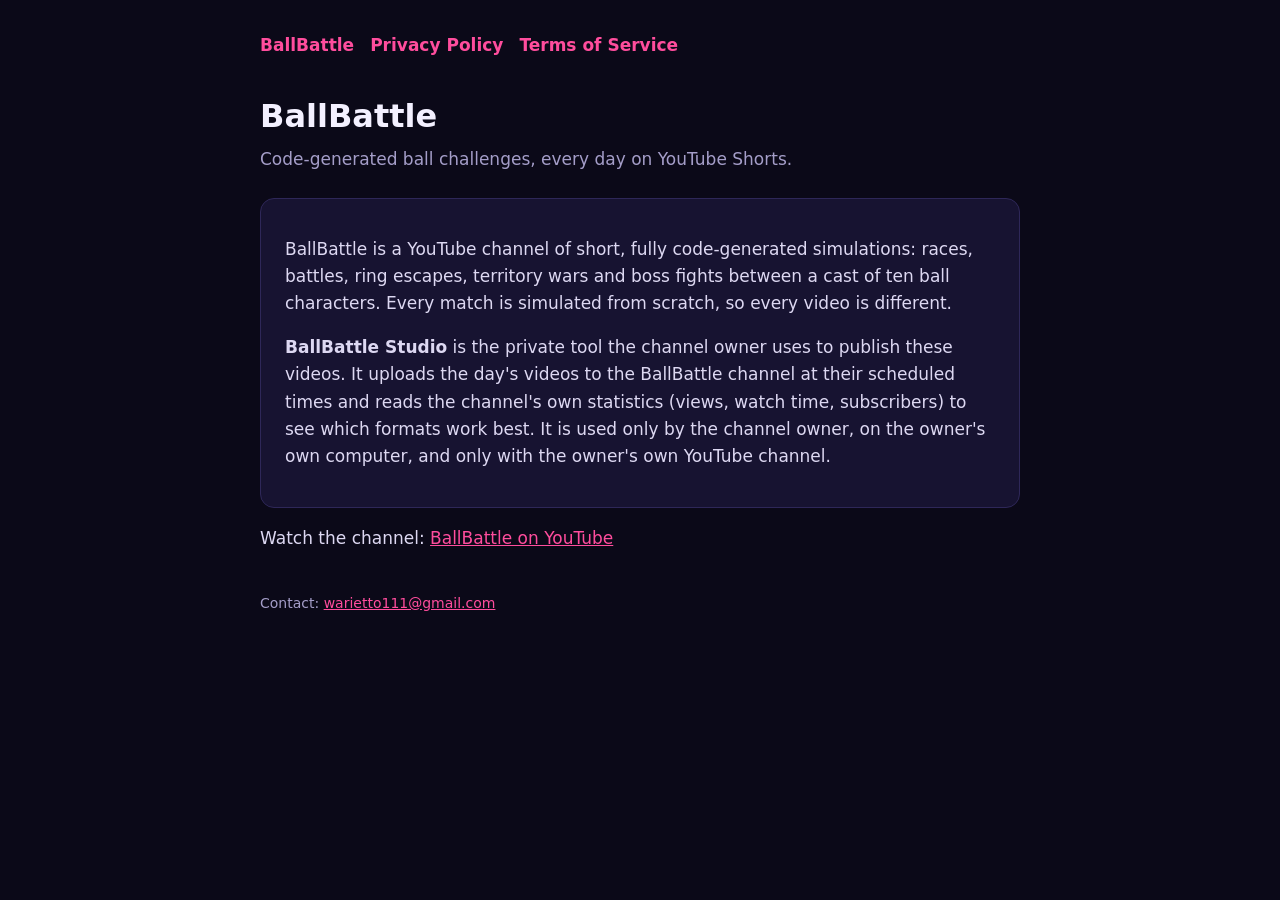
<file: index.html>
<!doctype html><html lang="en"><head><meta charset="utf-8"><meta name="viewport" content="width=device-width,initial-scale=1"><title>BallBattle</title><link rel="stylesheet" href="style.css"></head><body><main><nav><a href="./">BallBattle</a><a href="privacy.html">Privacy Policy</a><a href="terms.html">Terms of Service</a></nav>
<h1>BallBattle</h1>
<p class="sub">Code-generated ball challenges, every day on YouTube Shorts.</p>
<div class="card">
<p>BallBattle is a YouTube channel of short, fully code-generated simulations: races, battles, ring escapes,
territory wars and boss fights between a cast of ten ball characters. Every match is simulated from scratch, so every video is different.</p>
<p><strong>BallBattle Studio</strong> is the private tool the channel owner uses to publish these videos.
It uploads the day's videos to the BallBattle channel at their scheduled times and reads the channel's own
statistics (views, watch time, subscribers) to see which formats work best. It is used only by the channel owner,
on the owner's own computer, and only with the owner's own YouTube channel.</p>
</div>
<p>Watch the channel: <a href="https://www.youtube.com/channel/UCk-r0fIU7P-gjM7iBRX7ZIQ">BallBattle on YouTube</a></p>
<footer>Contact: <a href="mailto:warietto111@gmail.com">warietto111@gmail.com</a></footer></main></body></html>
</file>
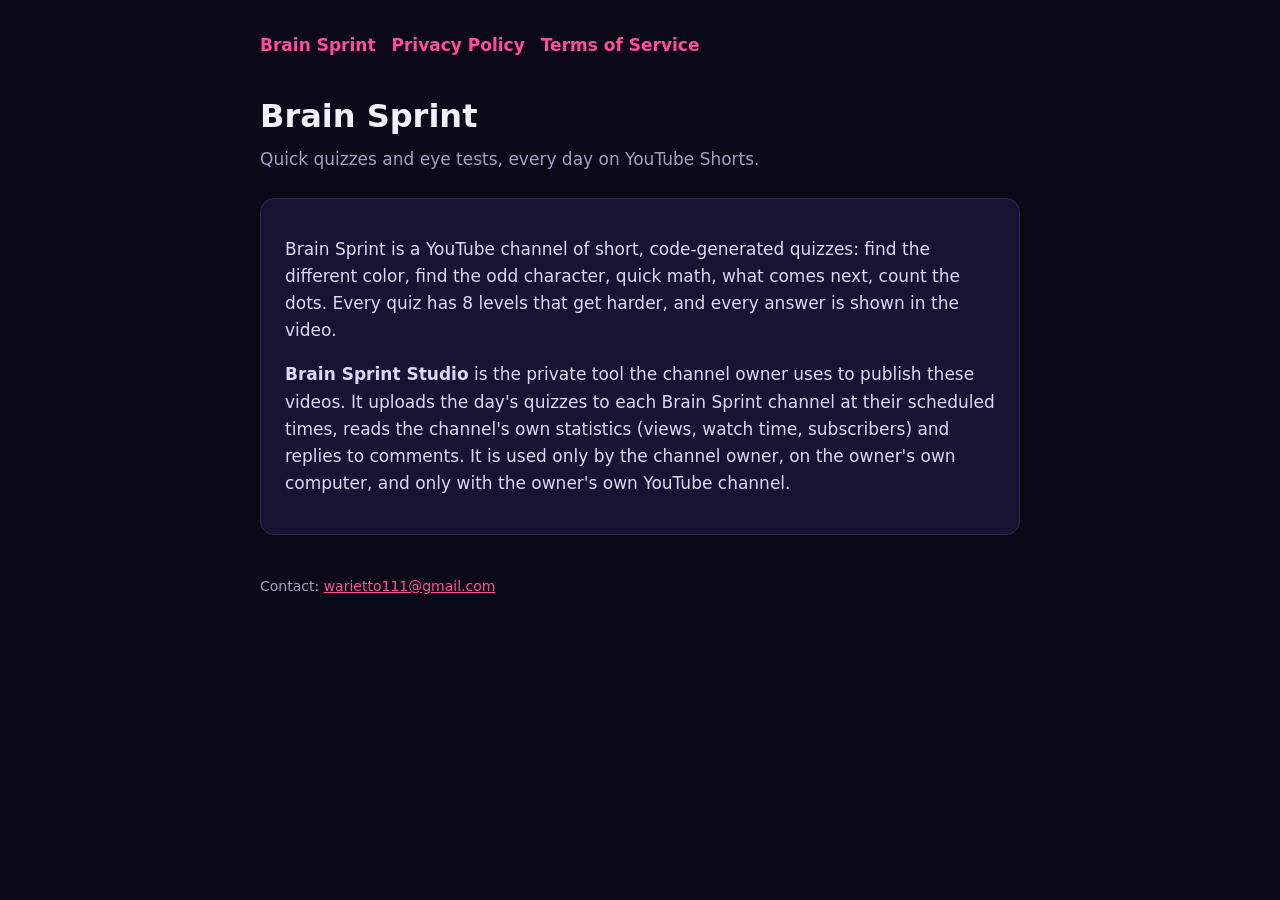
<file: brainsprint/index.html>
<!doctype html><html lang="en"><head><meta charset="utf-8"><meta name="viewport" content="width=device-width,initial-scale=1"><title>Brain Sprint</title><link rel="stylesheet" href="../style.css"></head><body><main><nav><a href="./">Brain Sprint</a><a href="privacy.html">Privacy Policy</a><a href="terms.html">Terms of Service</a></nav>
<h1>Brain Sprint</h1>
<p class="sub">Quick quizzes and eye tests, every day on YouTube Shorts.</p>
<div class="card">
<p>Brain Sprint is a YouTube channel of short, code-generated quizzes: find the different color, find the odd character,
quick math, what comes next, count the dots. Every quiz has 8 levels that get harder, and every answer is shown in the video.</p>
<p><strong>Brain Sprint Studio</strong> is the private tool the channel owner uses to publish these videos.
It uploads the day's quizzes to each Brain Sprint channel at their scheduled times, reads the channel's own statistics
(views, watch time, subscribers) and replies to comments. It is used only by the channel owner,
on the owner's own computer, and only with the owner's own YouTube channel.</p>
</div>
<footer>Contact: <a href="mailto:warietto111@gmail.com">warietto111@gmail.com</a></footer></main></body></html>
</file>
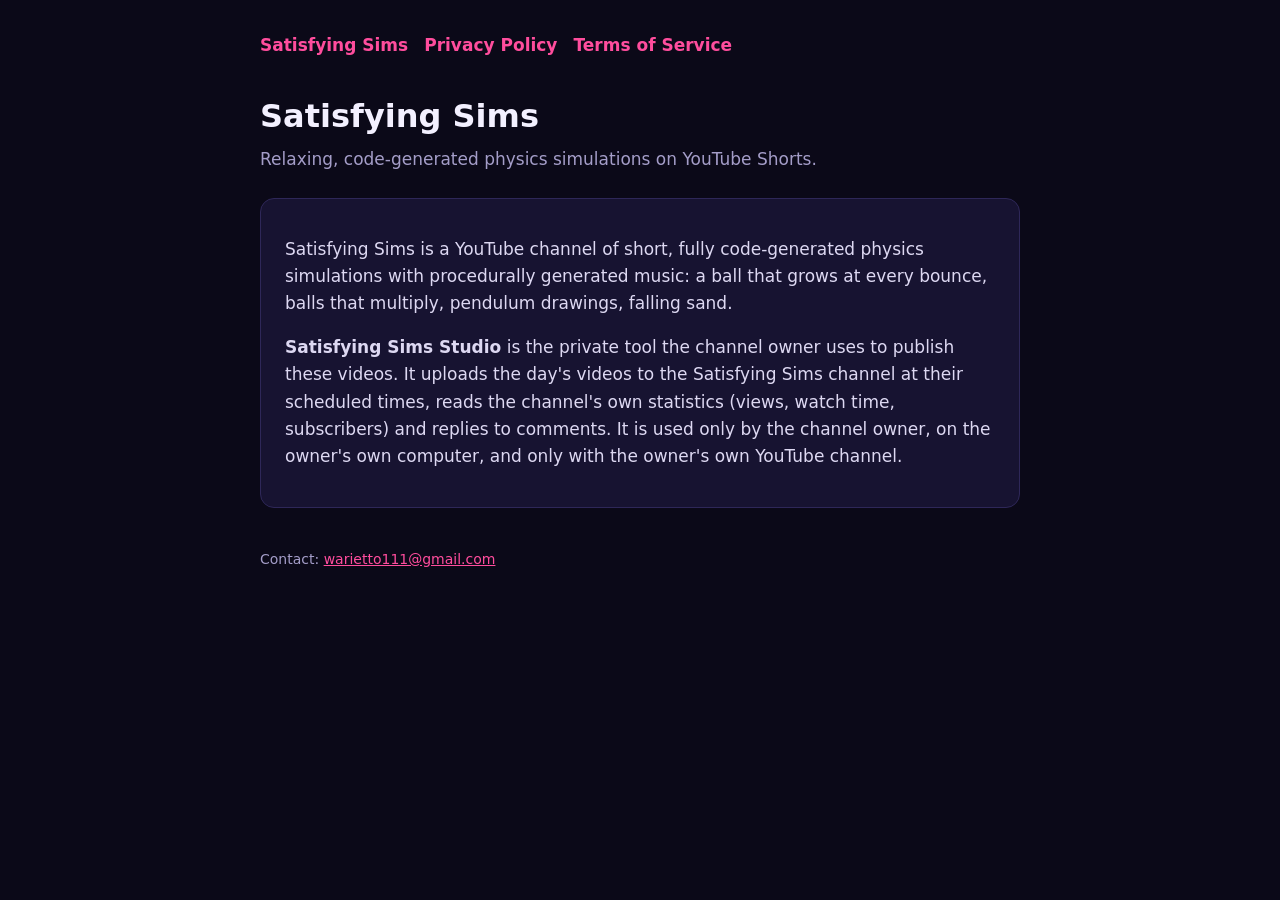
<file: sims/index.html>
<!doctype html><html lang="en"><head><meta charset="utf-8"><meta name="viewport" content="width=device-width,initial-scale=1"><title>Satisfying Sims</title><link rel="stylesheet" href="../style.css"></head><body><main><nav><a href="./">Satisfying Sims</a><a href="privacy.html">Privacy Policy</a><a href="terms.html">Terms of Service</a></nav>
<h1>Satisfying Sims</h1>
<p class="sub">Relaxing, code-generated physics simulations on YouTube Shorts.</p>
<div class="card">
<p>Satisfying Sims is a YouTube channel of short, fully code-generated physics simulations with procedurally generated music: a ball that grows at every bounce, balls that multiply, pendulum drawings, falling sand.</p>
<p><strong>Satisfying Sims Studio</strong> is the private tool the channel owner uses to publish these videos.
It uploads the day's videos to the Satisfying Sims channel at their scheduled times, reads the channel's own statistics
(views, watch time, subscribers) and replies to comments. It is used only by the channel owner,
on the owner's own computer, and only with the owner's own YouTube channel.</p>
</div>
<footer>Contact: <a href="mailto:warietto111@gmail.com">warietto111@gmail.com</a></footer></main></body></html>
</file>
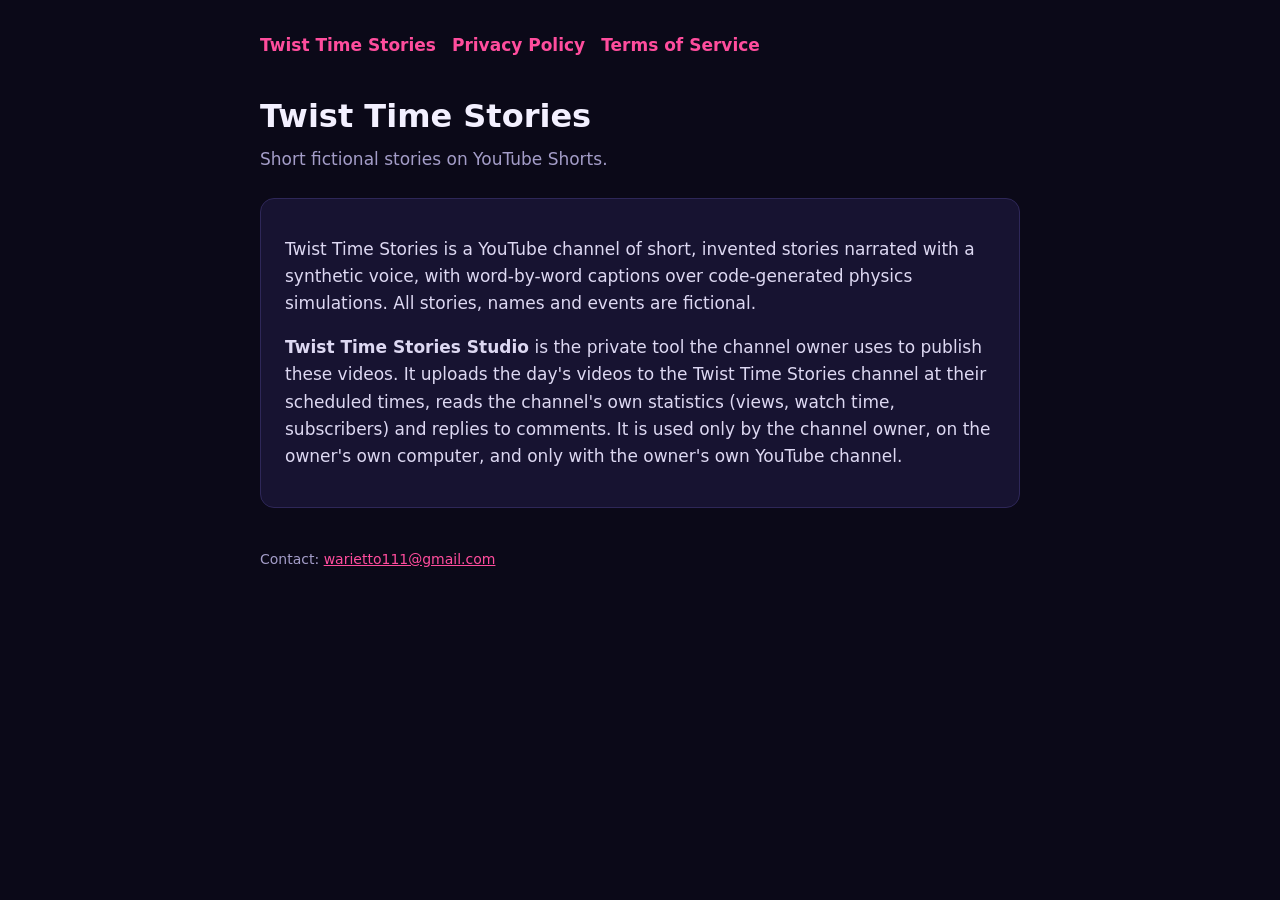
<file: twist/index.html>
<!doctype html><html lang="en"><head><meta charset="utf-8"><meta name="viewport" content="width=device-width,initial-scale=1"><title>Twist Time Stories</title><link rel="stylesheet" href="../style.css"></head><body><main><nav><a href="./">Twist Time Stories</a><a href="privacy.html">Privacy Policy</a><a href="terms.html">Terms of Service</a></nav>
<h1>Twist Time Stories</h1>
<p class="sub">Short fictional stories on YouTube Shorts.</p>
<div class="card">
<p>Twist Time Stories is a YouTube channel of short, invented stories narrated with a synthetic voice, with word-by-word captions over code-generated physics simulations. All stories, names and events are fictional.</p>
<p><strong>Twist Time Stories Studio</strong> is the private tool the channel owner uses to publish these videos.
It uploads the day's videos to the Twist Time Stories channel at their scheduled times, reads the channel's own statistics
(views, watch time, subscribers) and replies to comments. It is used only by the channel owner,
on the owner's own computer, and only with the owner's own YouTube channel.</p>
</div>
<footer>Contact: <a href="mailto:warietto111@gmail.com">warietto111@gmail.com</a></footer></main></body></html>
</file>
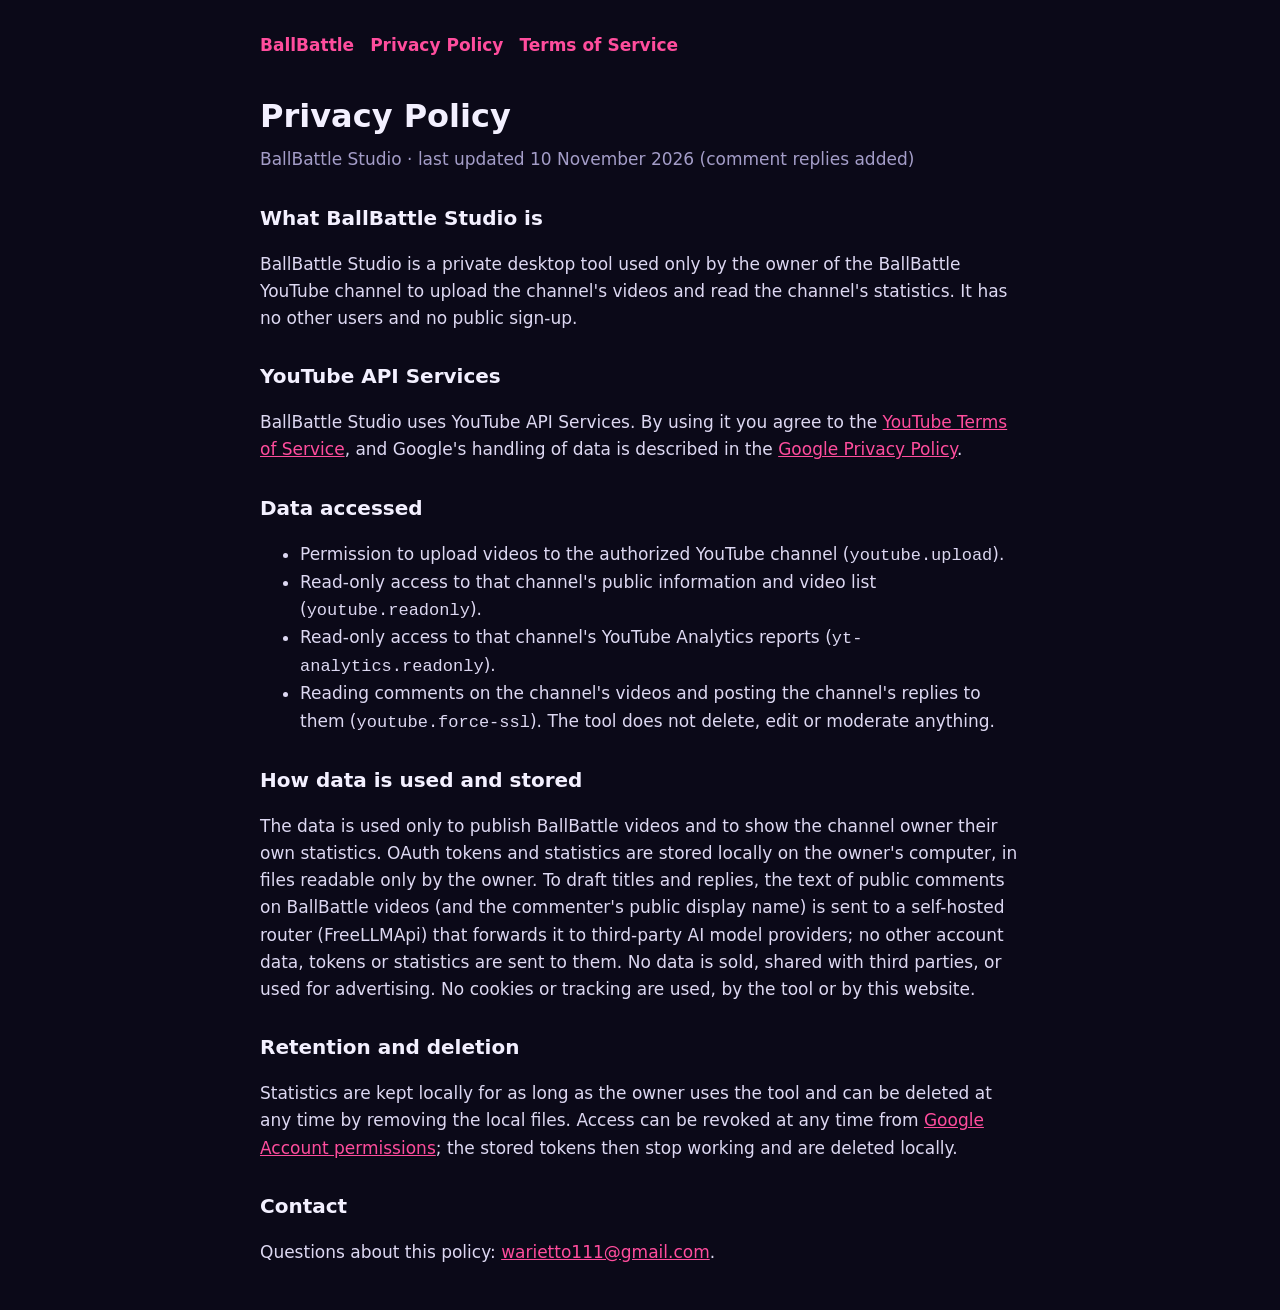
<file: privacy.html>
<!doctype html><html lang="en"><head><meta charset="utf-8"><meta name="viewport" content="width=device-width,initial-scale=1"><title>Privacy Policy · BallBattle</title><link rel="stylesheet" href="style.css"></head><body><main><nav><a href="./">BallBattle</a><a href="privacy.html">Privacy Policy</a><a href="terms.html">Terms of Service</a></nav>
<h1>Privacy Policy</h1>
<p class="sub">BallBattle Studio · last updated 10 November 2026 (comment replies added)</p>
<h2>What BallBattle Studio is</h2>
<p>BallBattle Studio is a private desktop tool used only by the owner of the BallBattle YouTube channel to upload
the channel's videos and read the channel's statistics. It has no other users and no public sign-up.</p>
<h2>YouTube API Services</h2>
<p>BallBattle Studio uses YouTube API Services. By using it you agree to the
<a href="https://www.youtube.com/t/terms">YouTube Terms of Service</a>, and Google's handling of data is described in the
<a href="https://policies.google.com/privacy">Google Privacy Policy</a>.</p>
<h2>Data accessed</h2>
<ul>
<li>Permission to upload videos to the authorized YouTube channel (<code>youtube.upload</code>).</li>
<li>Read-only access to that channel's public information and video list (<code>youtube.readonly</code>).</li>
<li>Read-only access to that channel's YouTube Analytics reports (<code>yt-analytics.readonly</code>).</li>
<li>Reading comments on the channel's videos and posting the channel's replies to them (<code>youtube.force-ssl</code>).
The tool does not delete, edit or moderate anything.</li>
</ul>
<h2>How data is used and stored</h2>
<p>The data is used only to publish BallBattle videos and to show the channel owner their own statistics.
OAuth tokens and statistics are stored locally on the owner's computer, in files readable only by the owner.
To draft titles and replies, the text of public comments on BallBattle videos (and the commenter's public
display name) is sent to a self-hosted router (FreeLLMApi) that forwards it to third-party AI model providers;
no other account data, tokens or statistics are sent to them. No data is sold, shared with third parties, or used for advertising.
No cookies or tracking are used, by the tool or by this website.</p>
<h2>Retention and deletion</h2>
<p>Statistics are kept locally for as long as the owner uses the tool and can be deleted at any time by removing the local files.
Access can be revoked at any time from
<a href="https://security.google.com/settings/security/permissions">Google Account permissions</a>; the stored tokens then stop working
and are deleted locally.</p>
<h2>Contact</h2>
<p>Questions about this policy: <a href="mailto:warietto111@gmail.com">warietto111@gmail.com</a>.</p>
</main></body></html>
</file>
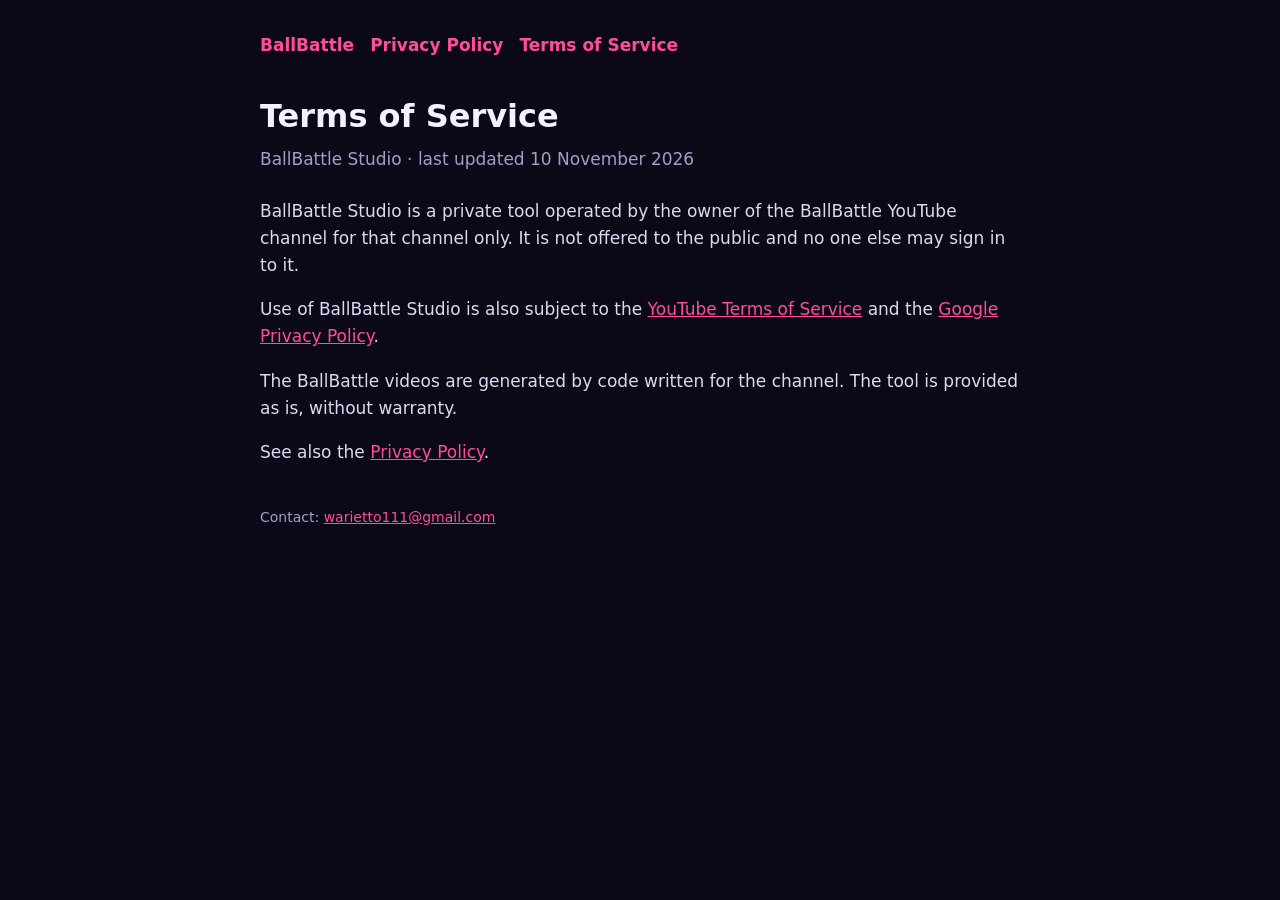
<file: terms.html>
<!doctype html><html lang="en"><head><meta charset="utf-8"><meta name="viewport" content="width=device-width,initial-scale=1"><title>Terms of Service · BallBattle</title><link rel="stylesheet" href="style.css"></head><body><main><nav><a href="./">BallBattle</a><a href="privacy.html">Privacy Policy</a><a href="terms.html">Terms of Service</a></nav>
<h1>Terms of Service</h1>
<p class="sub">BallBattle Studio · last updated 10 November 2026</p>
<p>BallBattle Studio is a private tool operated by the owner of the BallBattle YouTube channel for that channel only.
It is not offered to the public and no one else may sign in to it.</p>
<p>Use of BallBattle Studio is also subject to the <a href="https://www.youtube.com/t/terms">YouTube Terms of Service</a>
and the <a href="https://policies.google.com/privacy">Google Privacy Policy</a>.</p>
<p>The BallBattle videos are generated by code written for the channel. The tool is provided as is, without warranty.</p>
<p>See also the <a href="privacy.html">Privacy Policy</a>.</p>
<footer>Contact: <a href="mailto:warietto111@gmail.com">warietto111@gmail.com</a></footer></main></body></html>
</file>
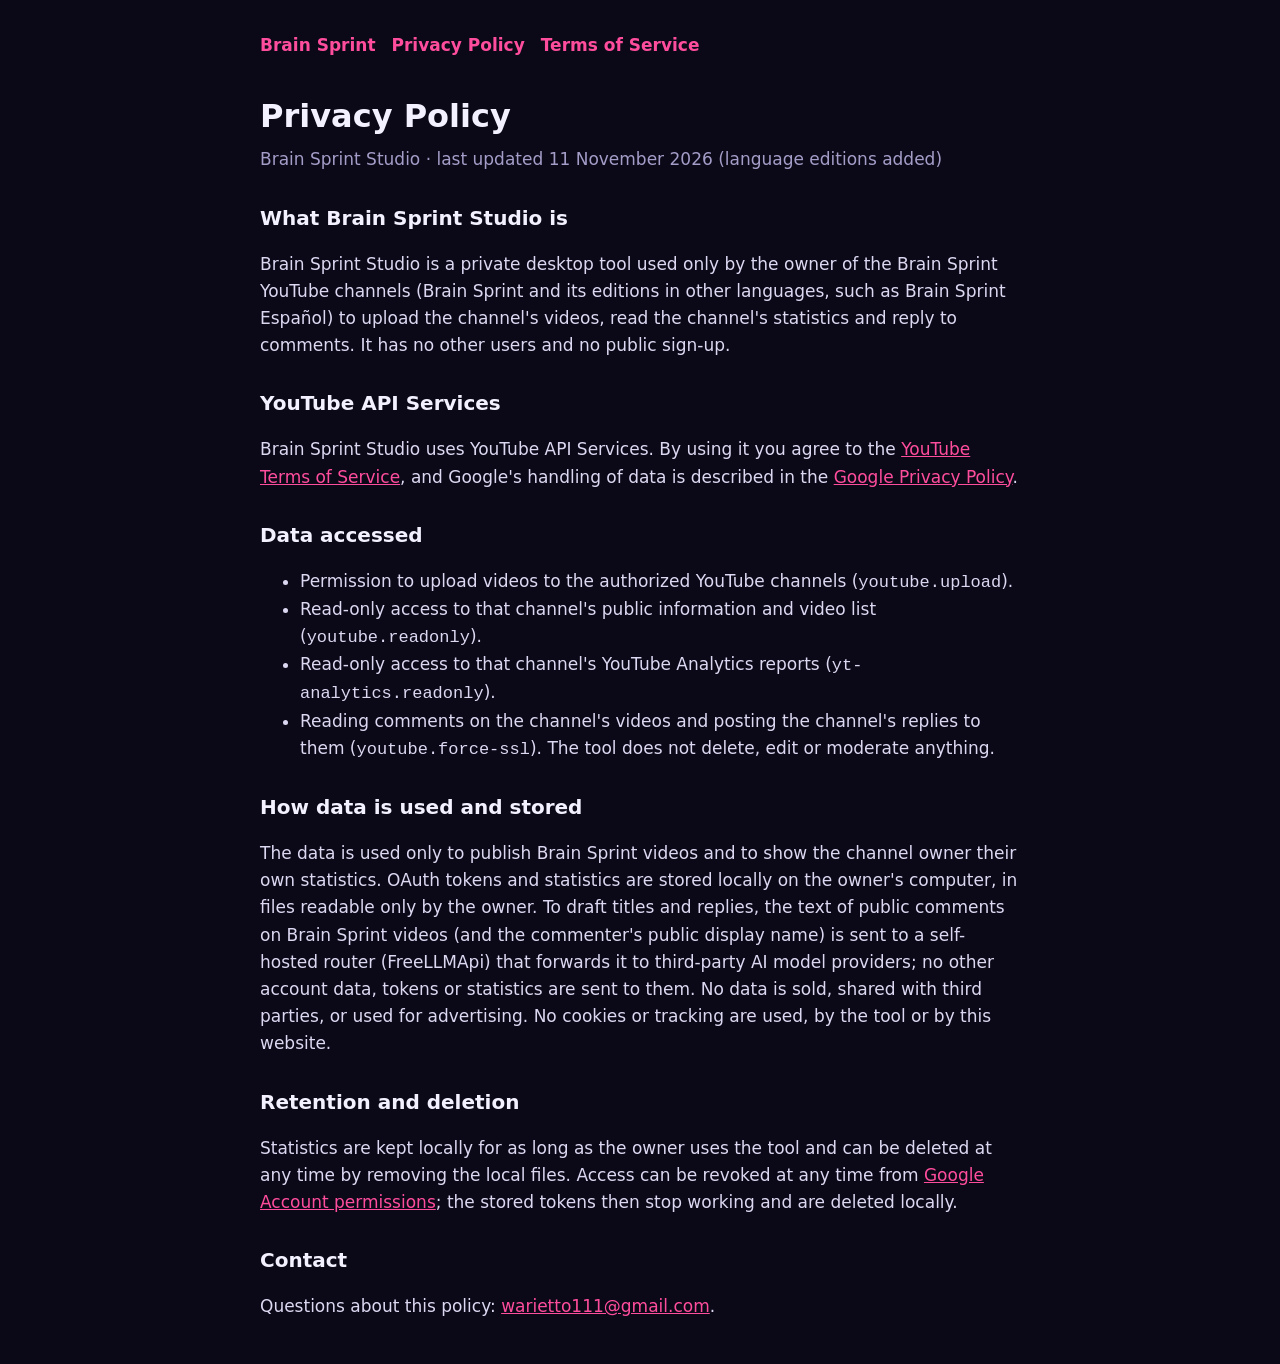
<file: brainsprint/privacy.html>
<!doctype html><html lang="en"><head><meta charset="utf-8"><meta name="viewport" content="width=device-width,initial-scale=1"><title>Privacy Policy · Brain Sprint</title><link rel="stylesheet" href="../style.css"></head><body><main><nav><a href="./">Brain Sprint</a><a href="privacy.html">Privacy Policy</a><a href="terms.html">Terms of Service</a></nav>
<h1>Privacy Policy</h1>
<p class="sub">Brain Sprint Studio · last updated 11 November 2026 (language editions added)</p>
<h2>What Brain Sprint Studio is</h2>
<p>Brain Sprint Studio is a private desktop tool used only by the owner of the Brain Sprint YouTube channels (Brain Sprint and its editions in other languages, such as Brain Sprint Español) to upload
the channel's videos, read the channel's statistics and reply to comments. It has no other users and no public sign-up.</p>
<h2>YouTube API Services</h2>
<p>Brain Sprint Studio uses YouTube API Services. By using it you agree to the
<a href="https://www.youtube.com/t/terms">YouTube Terms of Service</a>, and Google's handling of data is described in the
<a href="https://policies.google.com/privacy">Google Privacy Policy</a>.</p>
<h2>Data accessed</h2>
<ul>
<li>Permission to upload videos to the authorized YouTube channels (<code>youtube.upload</code>).</li>
<li>Read-only access to that channel's public information and video list (<code>youtube.readonly</code>).</li>
<li>Read-only access to that channel's YouTube Analytics reports (<code>yt-analytics.readonly</code>).</li>
<li>Reading comments on the channel's videos and posting the channel's replies to them (<code>youtube.force-ssl</code>).
The tool does not delete, edit or moderate anything.</li>
</ul>
<h2>How data is used and stored</h2>
<p>The data is used only to publish Brain Sprint videos and to show the channel owner their own statistics.
OAuth tokens and statistics are stored locally on the owner's computer, in files readable only by the owner.
To draft titles and replies, the text of public comments on Brain Sprint videos (and the commenter's public
display name) is sent to a self-hosted router (FreeLLMApi) that forwards it to third-party AI model providers;
no other account data, tokens or statistics are sent to them. No data is sold, shared with third parties, or used for advertising.
No cookies or tracking are used, by the tool or by this website.</p>
<h2>Retention and deletion</h2>
<p>Statistics are kept locally for as long as the owner uses the tool and can be deleted at any time by removing the local files.
Access can be revoked at any time from
<a href="https://security.google.com/settings/security/permissions">Google Account permissions</a>; the stored tokens then stop working
and are deleted locally.</p>
<h2>Contact</h2>
<p>Questions about this policy: <a href="mailto:warietto111@gmail.com">warietto111@gmail.com</a>.</p>
</main></body></html>
</file>
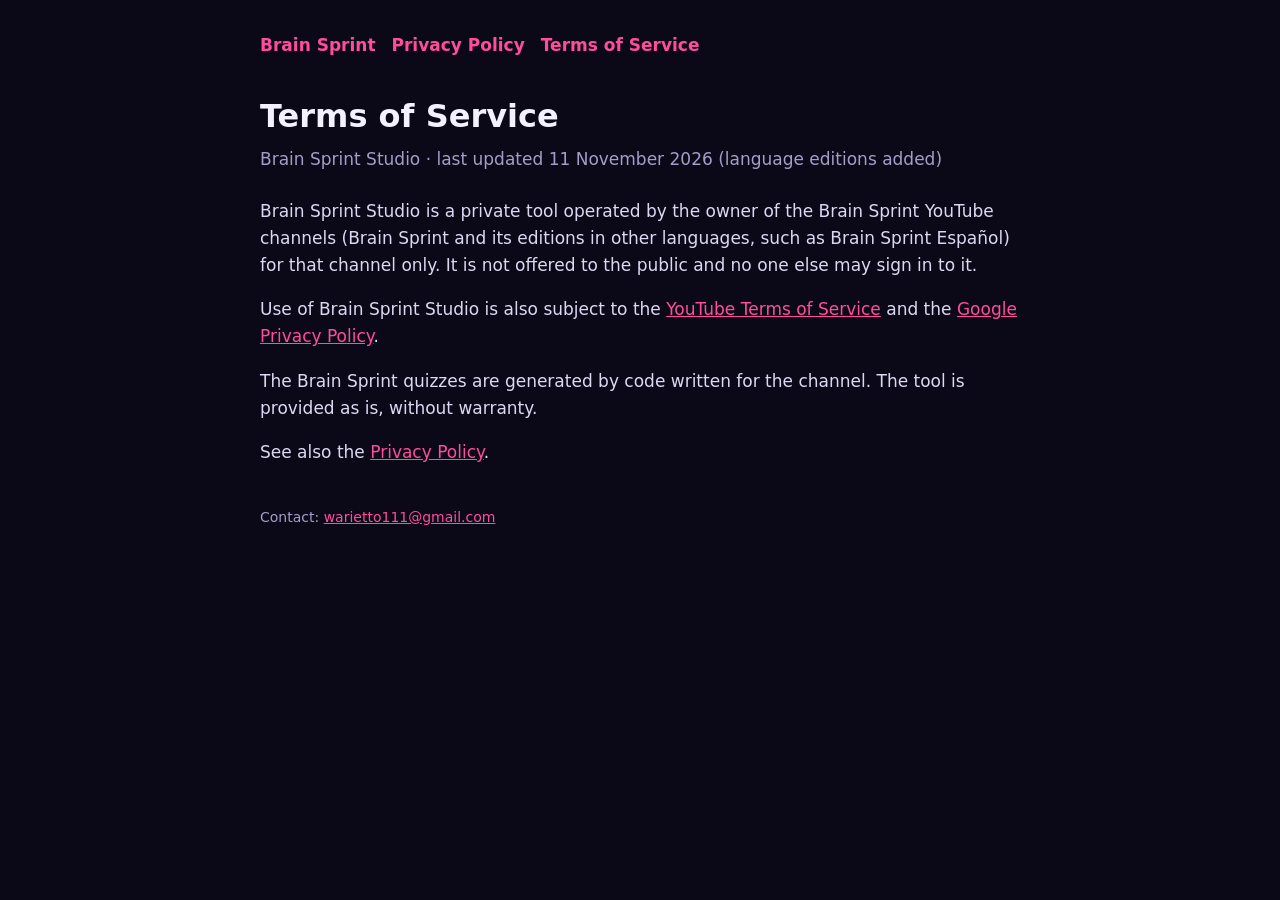
<file: brainsprint/terms.html>
<!doctype html><html lang="en"><head><meta charset="utf-8"><meta name="viewport" content="width=device-width,initial-scale=1"><title>Terms of Service · Brain Sprint</title><link rel="stylesheet" href="../style.css"></head><body><main><nav><a href="./">Brain Sprint</a><a href="privacy.html">Privacy Policy</a><a href="terms.html">Terms of Service</a></nav>
<h1>Terms of Service</h1>
<p class="sub">Brain Sprint Studio · last updated 11 November 2026 (language editions added)</p>
<p>Brain Sprint Studio is a private tool operated by the owner of the Brain Sprint YouTube channels (Brain Sprint and its editions in other languages, such as Brain Sprint Español) for that channel only.
It is not offered to the public and no one else may sign in to it.</p>
<p>Use of Brain Sprint Studio is also subject to the <a href="https://www.youtube.com/t/terms">YouTube Terms of Service</a>
and the <a href="https://policies.google.com/privacy">Google Privacy Policy</a>.</p>
<p>The Brain Sprint quizzes are generated by code written for the channel. The tool is provided as is, without warranty.</p>
<p>See also the <a href="privacy.html">Privacy Policy</a>.</p>
<footer>Contact: <a href="mailto:warietto111@gmail.com">warietto111@gmail.com</a></footer></main></body></html>
</file>
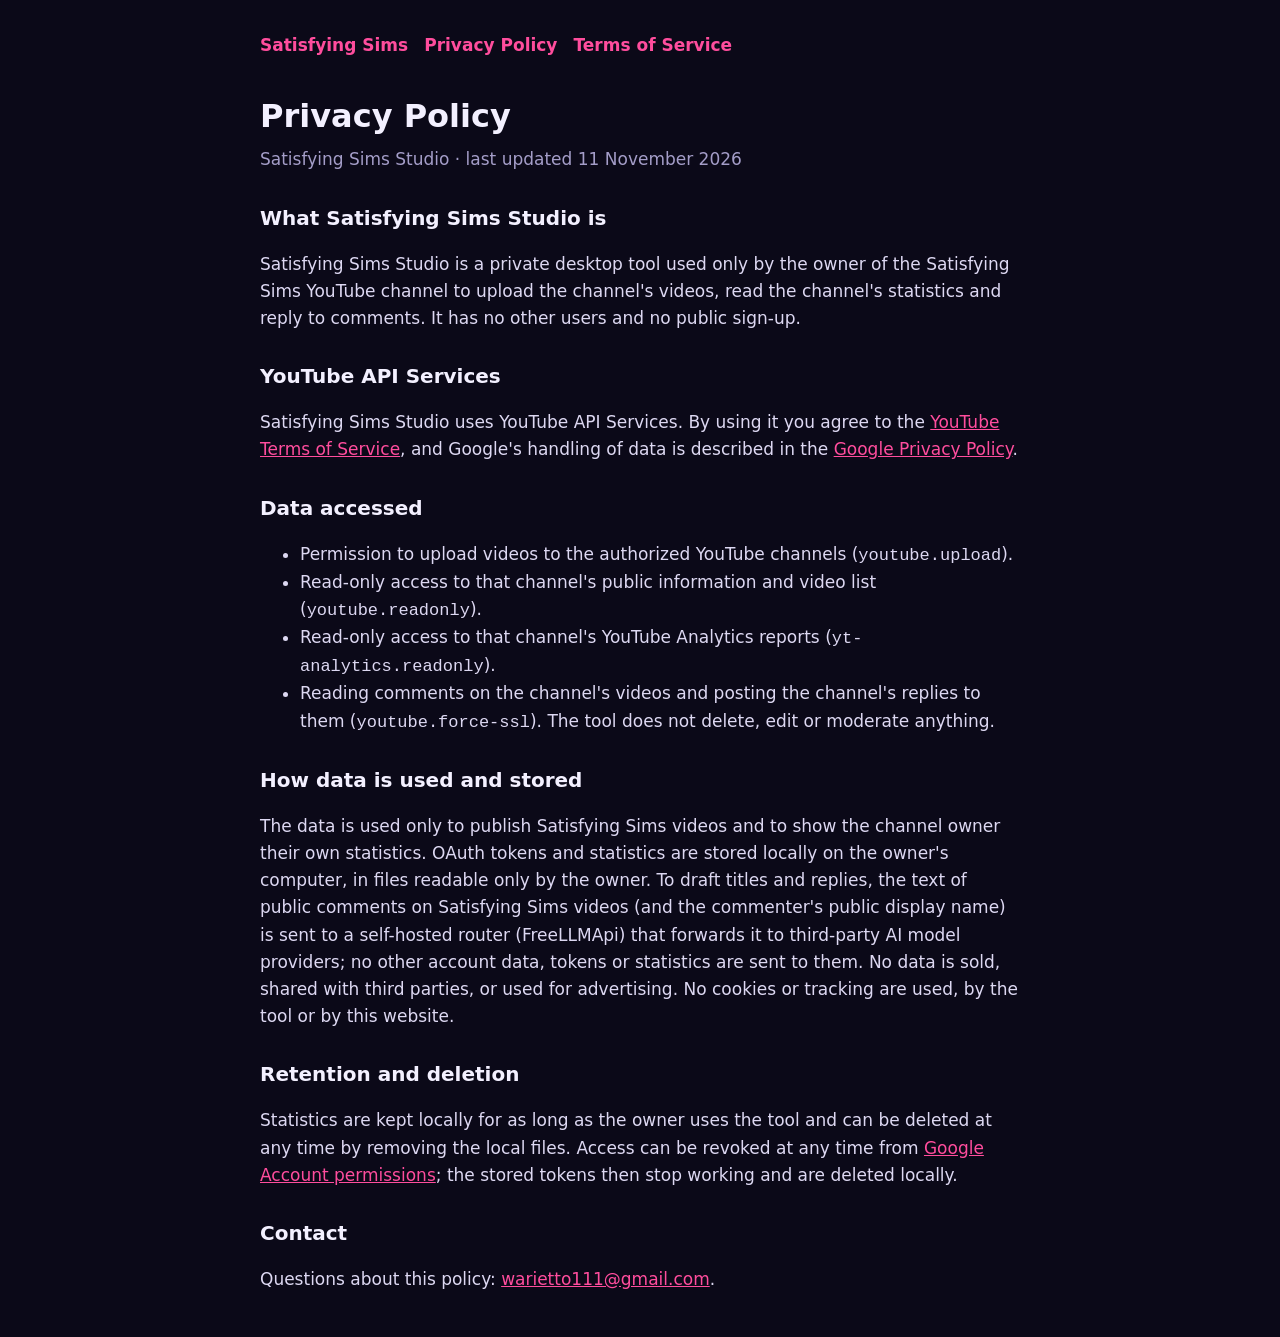
<file: sims/privacy.html>
<!doctype html><html lang="en"><head><meta charset="utf-8"><meta name="viewport" content="width=device-width,initial-scale=1"><title>Privacy Policy · Satisfying Sims</title><link rel="stylesheet" href="../style.css"></head><body><main><nav><a href="./">Satisfying Sims</a><a href="privacy.html">Privacy Policy</a><a href="terms.html">Terms of Service</a></nav>
<h1>Privacy Policy</h1>
<p class="sub">Satisfying Sims Studio · last updated 11 November 2026 </p>
<h2>What Satisfying Sims Studio is</h2>
<p>Satisfying Sims Studio is a private desktop tool used only by the owner of the Satisfying Sims YouTube channel to upload
the channel's videos, read the channel's statistics and reply to comments. It has no other users and no public sign-up.</p>
<h2>YouTube API Services</h2>
<p>Satisfying Sims Studio uses YouTube API Services. By using it you agree to the
<a href="https://www.youtube.com/t/terms">YouTube Terms of Service</a>, and Google's handling of data is described in the
<a href="https://policies.google.com/privacy">Google Privacy Policy</a>.</p>
<h2>Data accessed</h2>
<ul>
<li>Permission to upload videos to the authorized YouTube channels (<code>youtube.upload</code>).</li>
<li>Read-only access to that channel's public information and video list (<code>youtube.readonly</code>).</li>
<li>Read-only access to that channel's YouTube Analytics reports (<code>yt-analytics.readonly</code>).</li>
<li>Reading comments on the channel's videos and posting the channel's replies to them (<code>youtube.force-ssl</code>).
The tool does not delete, edit or moderate anything.</li>
</ul>
<h2>How data is used and stored</h2>
<p>The data is used only to publish Satisfying Sims videos and to show the channel owner their own statistics.
OAuth tokens and statistics are stored locally on the owner's computer, in files readable only by the owner.
To draft titles and replies, the text of public comments on Satisfying Sims videos (and the commenter's public
display name) is sent to a self-hosted router (FreeLLMApi) that forwards it to third-party AI model providers;
no other account data, tokens or statistics are sent to them. No data is sold, shared with third parties, or used for advertising.
No cookies or tracking are used, by the tool or by this website.</p>
<h2>Retention and deletion</h2>
<p>Statistics are kept locally for as long as the owner uses the tool and can be deleted at any time by removing the local files.
Access can be revoked at any time from
<a href="https://security.google.com/settings/security/permissions">Google Account permissions</a>; the stored tokens then stop working
and are deleted locally.</p>
<h2>Contact</h2>
<p>Questions about this policy: <a href="mailto:warietto111@gmail.com">warietto111@gmail.com</a>.</p>
</main></body></html>
</file>
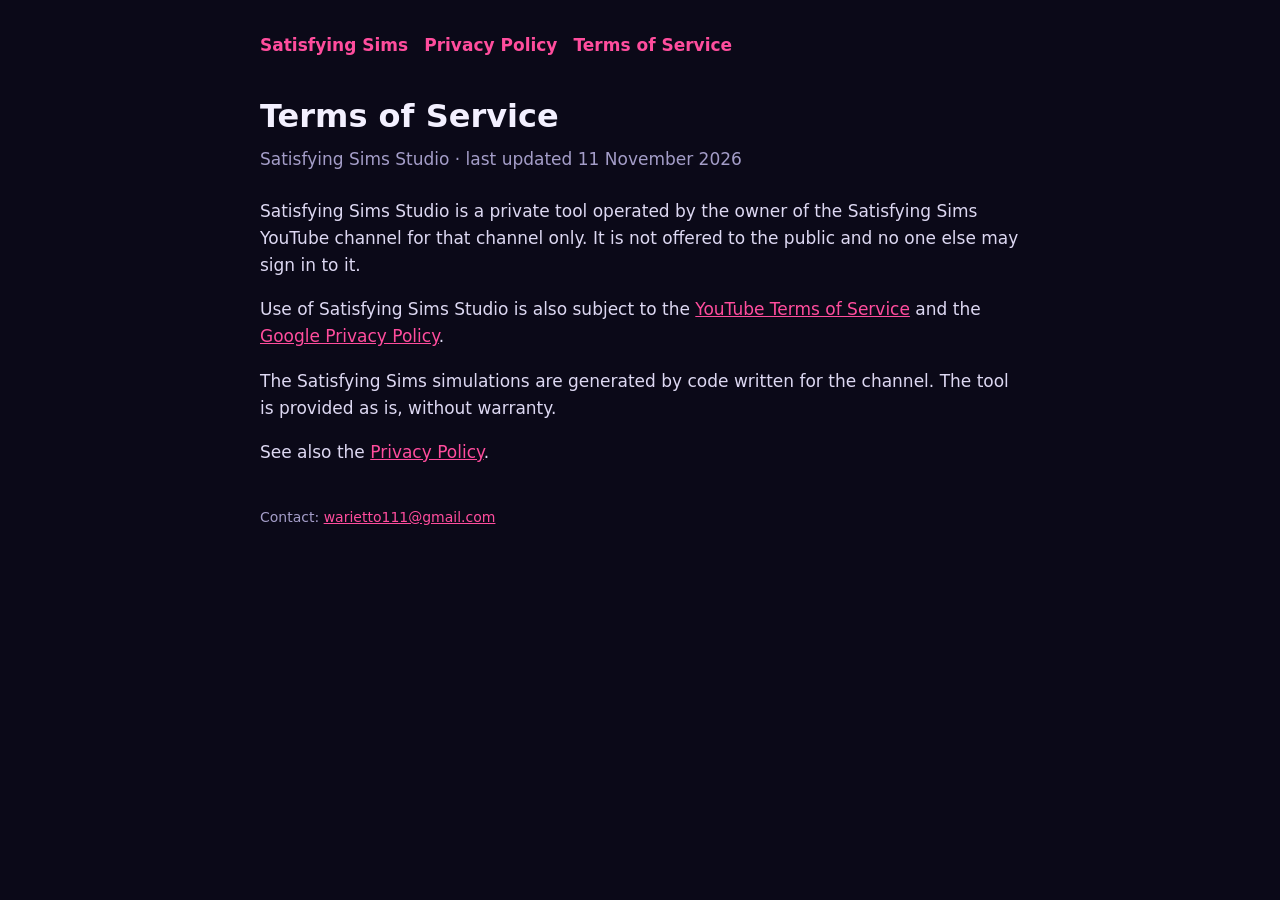
<file: sims/terms.html>
<!doctype html><html lang="en"><head><meta charset="utf-8"><meta name="viewport" content="width=device-width,initial-scale=1"><title>Terms of Service · Satisfying Sims</title><link rel="stylesheet" href="../style.css"></head><body><main><nav><a href="./">Satisfying Sims</a><a href="privacy.html">Privacy Policy</a><a href="terms.html">Terms of Service</a></nav>
<h1>Terms of Service</h1>
<p class="sub">Satisfying Sims Studio · last updated 11 November 2026 </p>
<p>Satisfying Sims Studio is a private tool operated by the owner of the Satisfying Sims YouTube channel for that channel only.
It is not offered to the public and no one else may sign in to it.</p>
<p>Use of Satisfying Sims Studio is also subject to the <a href="https://www.youtube.com/t/terms">YouTube Terms of Service</a>
and the <a href="https://policies.google.com/privacy">Google Privacy Policy</a>.</p>
<p>The Satisfying Sims simulations are generated by code written for the channel. The tool is provided as is, without warranty.</p>
<p>See also the <a href="privacy.html">Privacy Policy</a>.</p>
<footer>Contact: <a href="mailto:warietto111@gmail.com">warietto111@gmail.com</a></footer></main></body></html>
</file>
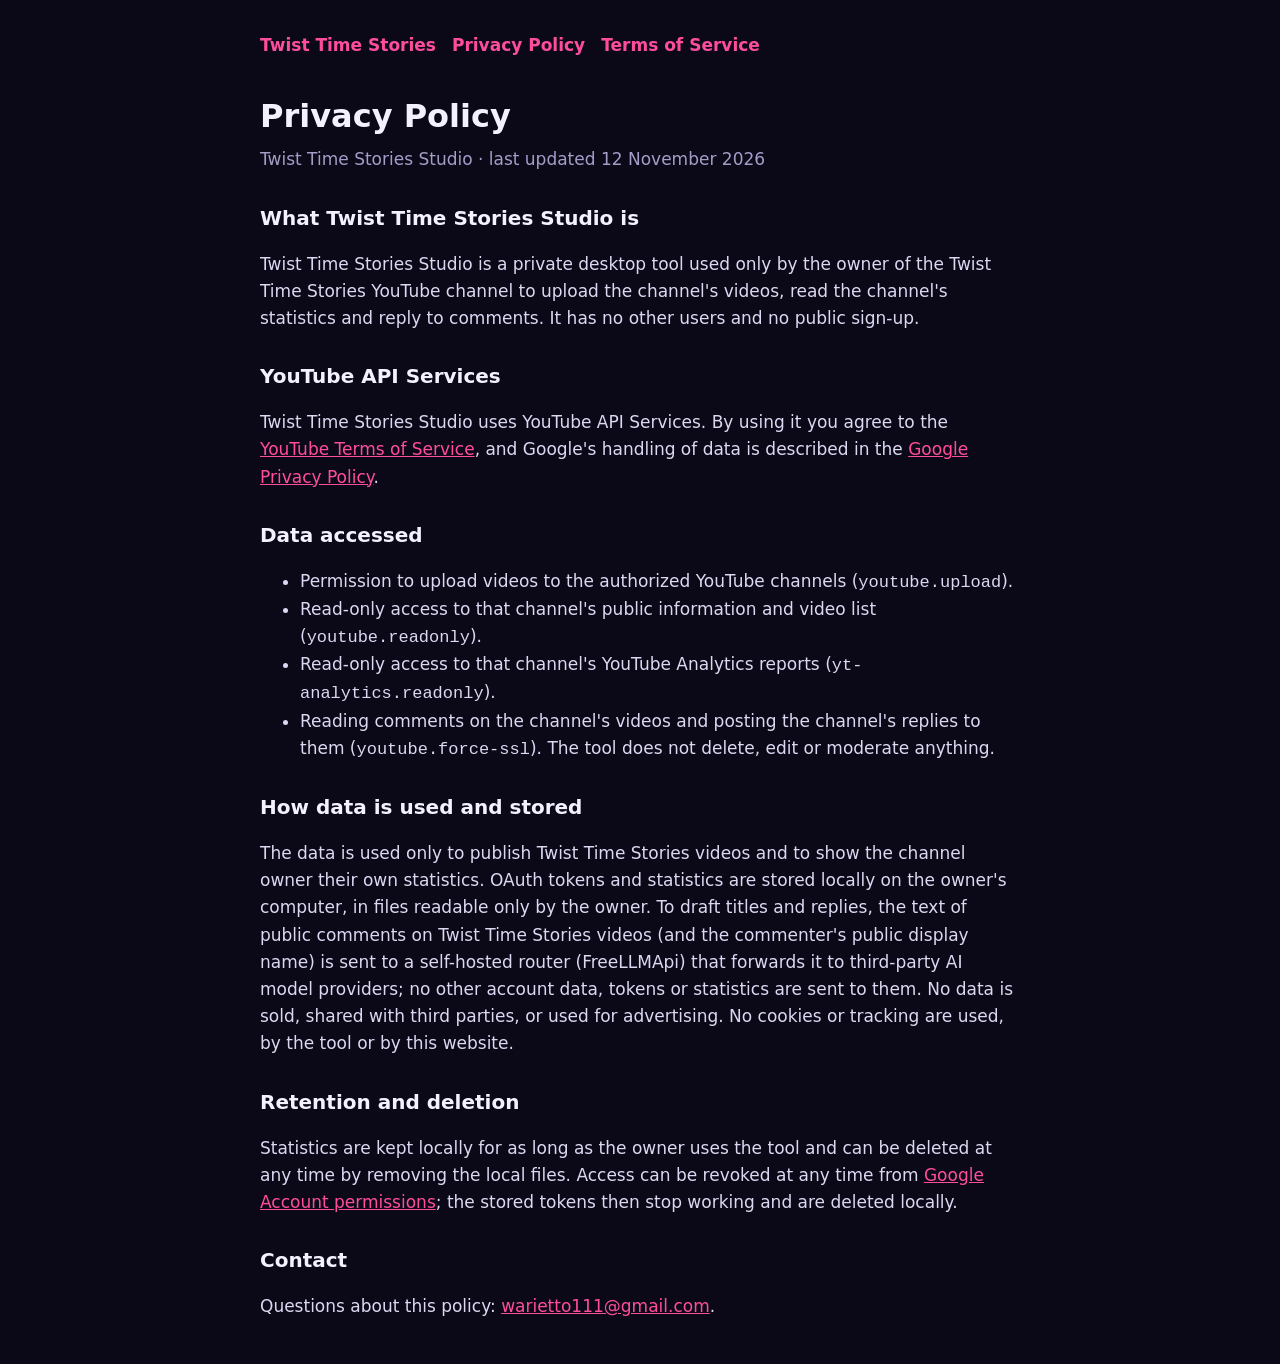
<file: twist/privacy.html>
<!doctype html><html lang="en"><head><meta charset="utf-8"><meta name="viewport" content="width=device-width,initial-scale=1"><title>Privacy Policy · Twist Time Stories</title><link rel="stylesheet" href="../style.css"></head><body><main><nav><a href="./">Twist Time Stories</a><a href="privacy.html">Privacy Policy</a><a href="terms.html">Terms of Service</a></nav>
<h1>Privacy Policy</h1>
<p class="sub">Twist Time Stories Studio · last updated 12 November 2026 </p>
<h2>What Twist Time Stories Studio is</h2>
<p>Twist Time Stories Studio is a private desktop tool used only by the owner of the Twist Time Stories YouTube channel to upload
the channel's videos, read the channel's statistics and reply to comments. It has no other users and no public sign-up.</p>
<h2>YouTube API Services</h2>
<p>Twist Time Stories Studio uses YouTube API Services. By using it you agree to the
<a href="https://www.youtube.com/t/terms">YouTube Terms of Service</a>, and Google's handling of data is described in the
<a href="https://policies.google.com/privacy">Google Privacy Policy</a>.</p>
<h2>Data accessed</h2>
<ul>
<li>Permission to upload videos to the authorized YouTube channels (<code>youtube.upload</code>).</li>
<li>Read-only access to that channel's public information and video list (<code>youtube.readonly</code>).</li>
<li>Read-only access to that channel's YouTube Analytics reports (<code>yt-analytics.readonly</code>).</li>
<li>Reading comments on the channel's videos and posting the channel's replies to them (<code>youtube.force-ssl</code>).
The tool does not delete, edit or moderate anything.</li>
</ul>
<h2>How data is used and stored</h2>
<p>The data is used only to publish Twist Time Stories videos and to show the channel owner their own statistics.
OAuth tokens and statistics are stored locally on the owner's computer, in files readable only by the owner.
To draft titles and replies, the text of public comments on Twist Time Stories videos (and the commenter's public
display name) is sent to a self-hosted router (FreeLLMApi) that forwards it to third-party AI model providers;
no other account data, tokens or statistics are sent to them. No data is sold, shared with third parties, or used for advertising.
No cookies or tracking are used, by the tool or by this website.</p>
<h2>Retention and deletion</h2>
<p>Statistics are kept locally for as long as the owner uses the tool and can be deleted at any time by removing the local files.
Access can be revoked at any time from
<a href="https://security.google.com/settings/security/permissions">Google Account permissions</a>; the stored tokens then stop working
and are deleted locally.</p>
<h2>Contact</h2>
<p>Questions about this policy: <a href="mailto:warietto111@gmail.com">warietto111@gmail.com</a>.</p>
</main></body></html>
</file>
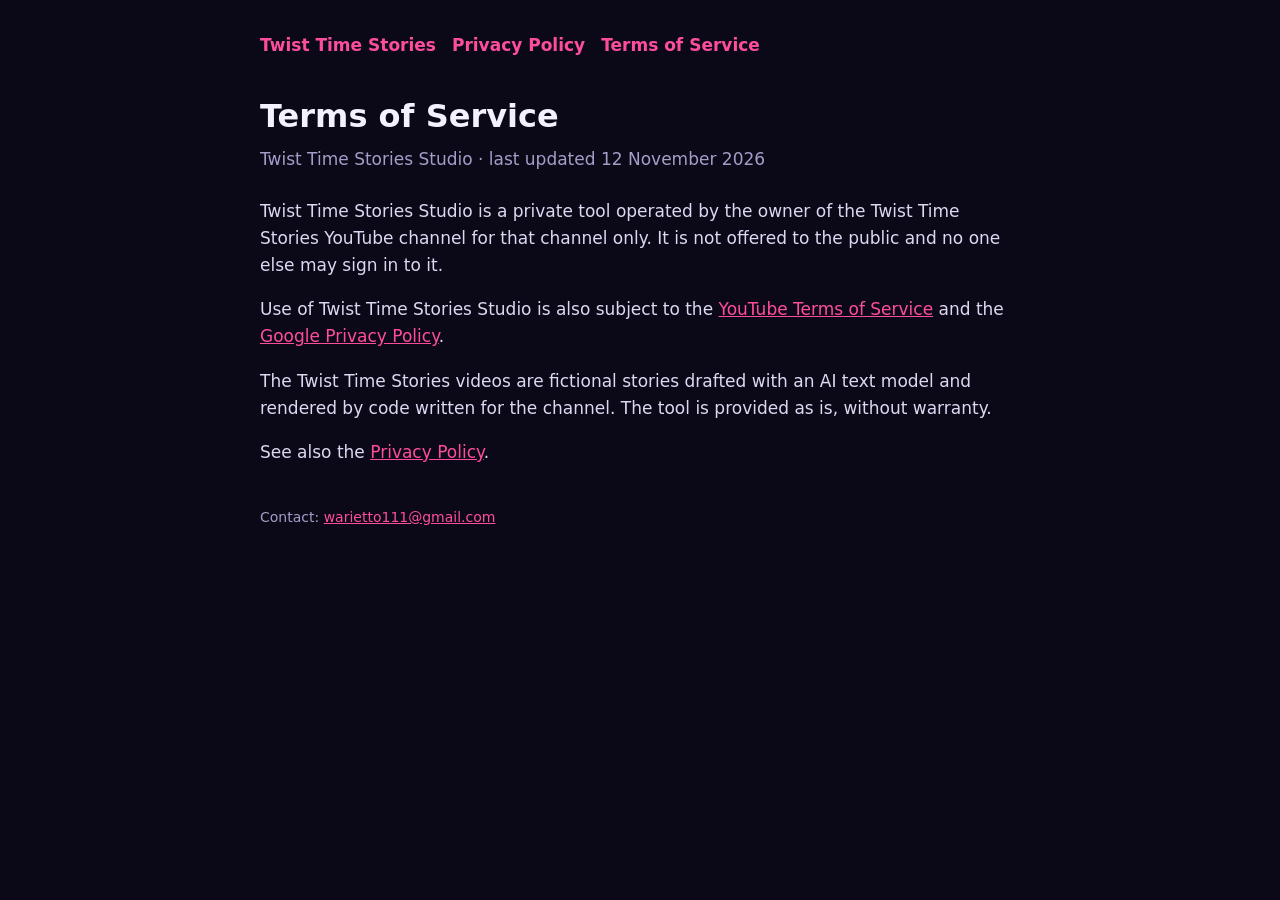
<file: twist/terms.html>
<!doctype html><html lang="en"><head><meta charset="utf-8"><meta name="viewport" content="width=device-width,initial-scale=1"><title>Terms of Service · Twist Time Stories</title><link rel="stylesheet" href="../style.css"></head><body><main><nav><a href="./">Twist Time Stories</a><a href="privacy.html">Privacy Policy</a><a href="terms.html">Terms of Service</a></nav>
<h1>Terms of Service</h1>
<p class="sub">Twist Time Stories Studio · last updated 12 November 2026 </p>
<p>Twist Time Stories Studio is a private tool operated by the owner of the Twist Time Stories YouTube channel for that channel only.
It is not offered to the public and no one else may sign in to it.</p>
<p>Use of Twist Time Stories Studio is also subject to the <a href="https://www.youtube.com/t/terms">YouTube Terms of Service</a>
and the <a href="https://policies.google.com/privacy">Google Privacy Policy</a>.</p>
<p>The Twist Time Stories videos are fictional stories drafted with an AI text model and rendered by code written for the channel. The tool is provided as is, without warranty.</p>
<p>See also the <a href="privacy.html">Privacy Policy</a>.</p>
<footer>Contact: <a href="mailto:warietto111@gmail.com">warietto111@gmail.com</a></footer></main></body></html>
</file>
<file: style.css>
:root{color-scheme:dark;--bg:#0b0918;--card:#171331;--line:#2e2758;--text:#f3f0ff;--muted:#a49dc8;--accent:#ff4d9d}
*{box-sizing:border-box}body{margin:0;background:var(--bg);color:var(--text);font:17px/1.6 system-ui,-apple-system,Segoe UI,sans-serif;padding:32px 16px}
main{max-width:760px;margin:auto}h1{font-size:32px;margin:0 0 4px}h2{font-size:20px;margin:28px 0 8px}
p,li{color:#ddd8f2}.sub{color:var(--muted);margin:0 0 24px}a{color:var(--accent)}
nav{display:flex;gap:16px;margin-bottom:32px;font-weight:600}nav a{text-decoration:none}
.card{background:var(--card);border:1px solid var(--line);border-radius:14px;padding:20px 24px}
footer{margin-top:40px;color:var(--muted);font-size:14px}
</file>
